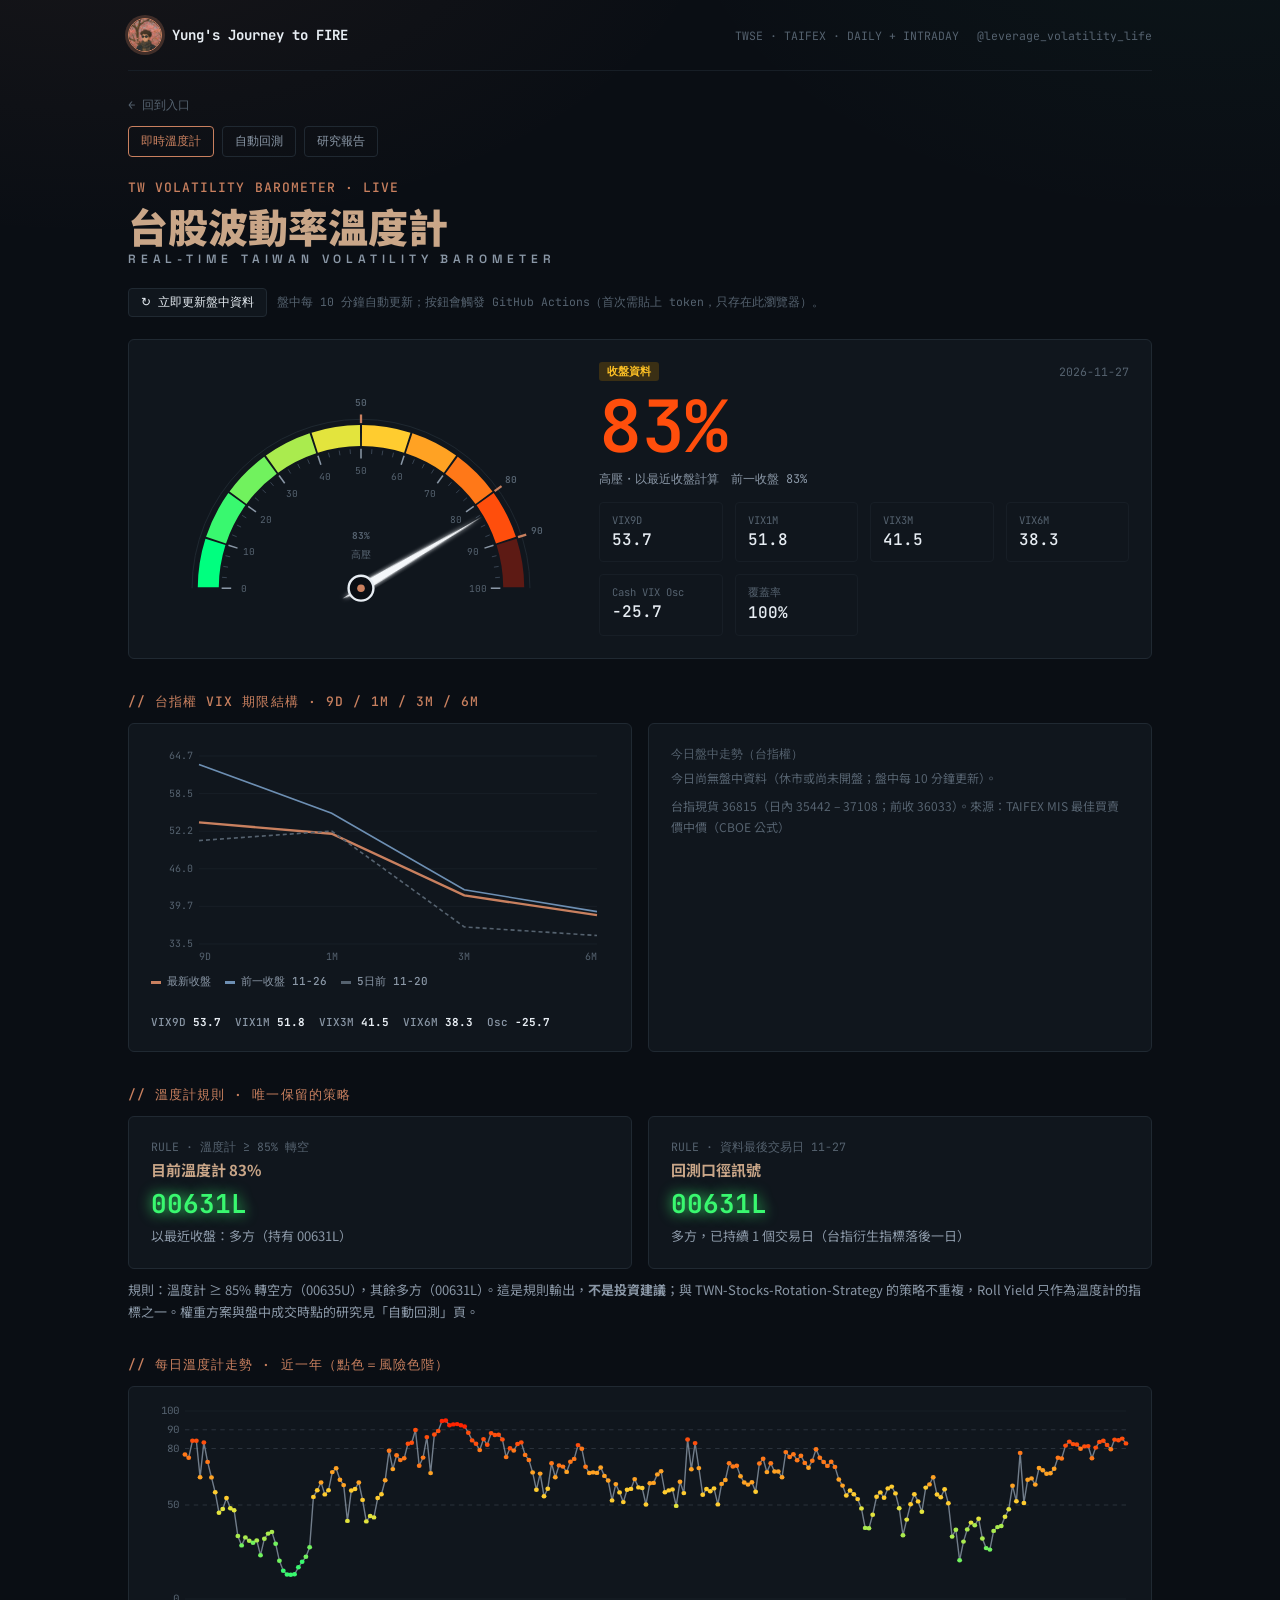
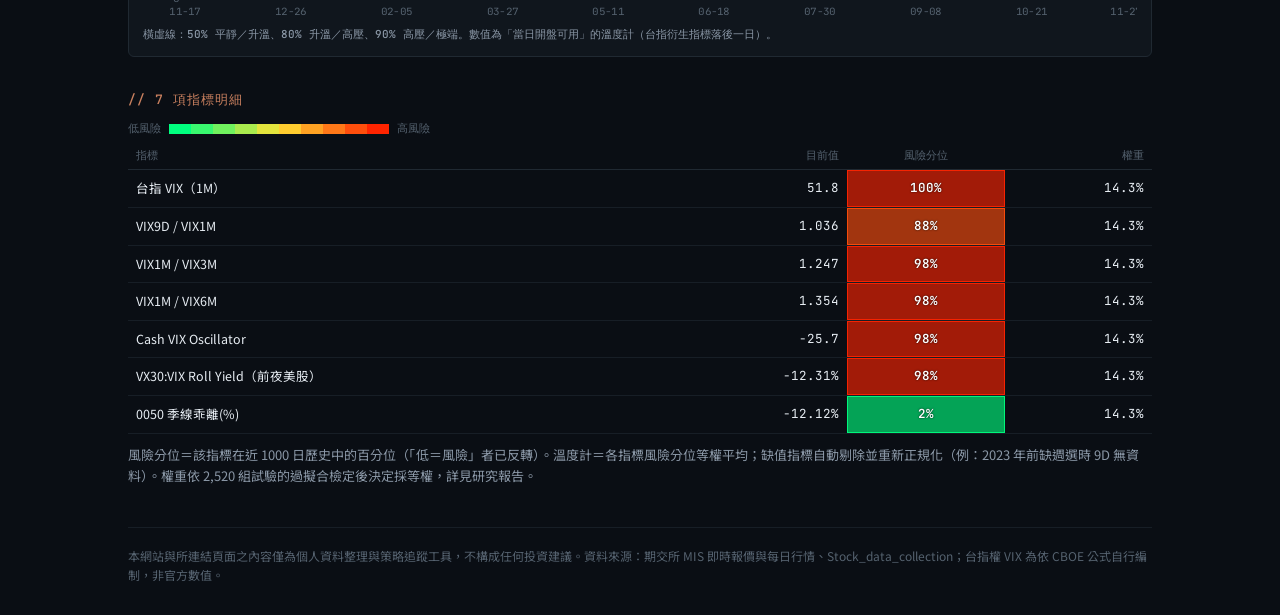
<file: index.html>
<!DOCTYPE html>
<html lang="zh-Hant"><head><meta charset="utf-8"><meta name="viewport" content="width=device-width,initial-scale=1">
<title>台股波動率溫度計 · TW Volatility Barometer</title>
<link rel="preconnect" href="https://fonts.googleapis.com"><link rel="preconnect" href="https://fonts.gstatic.com" crossorigin>
<link href="https://fonts.googleapis.com/css2?family=Space+Grotesk:wght@400;500;600;700&family=Noto+Sans+TC:wght@400;500;700;900&family=JetBrains+Mono:wght@400;500;600&display=swap" rel="stylesheet">
<link rel="stylesheet" href="assets/site.css"></head><body><div class="wrap">
<header class="site"><a class="brand" href="https://leveragevolatilitylife.github.io/"><img src="assets/avatar.jpg" alt="" onerror="this.outerHTML='<span class=&quot;av&quot;>Y</span>'"><span>Yung's Journey to FIRE</span></a>
<div class="hr"><span class="meta-date">TWSE · TAIFEX · DAILY + INTRADAY</span><a class="handle" href="https://www.instagram.com/leverage_volatility_life/">@leverage_volatility_life</a></div></header>
<a class="crumb" href="https://leveragevolatilitylife.github.io/">← 回到入口</a>
<nav class="tabs"><a href="index.html" class="on">即時溫度計</a><a href="backtest.html">自動回測</a><a href="https://github.com/leveragevolatilitylife/tw-volatility-barometer/blob/main/research/README.md">研究報告</a></nav>
<div class="eyebrow">TW VOLATILITY BAROMETER · LIVE</div>
<h1>台股波動率溫度計</h1><div class="sub" style="font-family:'Space Grotesk';font-weight:600;letter-spacing:.4em;font-size:12px;text-transform:uppercase">Real-time Taiwan Volatility Barometer</div>
<div id="err" class="err"></div>
<div style="margin-top:18px;display:flex;gap:10px;align-items:center;flex-wrap:wrap"><button class="btn" id="refresh">↻ 立即更新盤中資料</button><span class="tick" id="refreshMsg">盤中每 10 分鐘自動更新；按鈕會觸發 GitHub Actions（首次需貼上 token，只存在此瀏覽器）。</span></div>
<section class="card gauge-card static" aria-live="polite">
 <div><svg id="gauge" viewBox="0 0 440 235" width="100%" role="img" aria-label="台股波動率溫度計"></svg></div>
 <div><div class="top" style="display:flex;gap:10px;align-items:center"><span id="badge" class="badge stale">載入中</span><span class="tick" id="asof">載入中…</span></div>
  <div class="bigv" id="val">--</div><div class="state" id="zone"></div>
  <div class="kv" id="kv"></div><div class="warnbox" id="warn"></div></div>
</section>

<h3 class="sec">// 台指權 VIX 期限結構 · 9D / 1M / 3M / 6M</h3>
<div class="grid g2" style="margin-top:0">
 <div class="card static"><div id="term"></div><div id="termNums" class="legend"></div></div>
 <div class="card static"><div class="tick" style="margin-bottom:6px">今日盤中走勢（台指權）</div><div id="today"></div><div id="spot" class="note" style="margin-top:8px"></div></div>
</div>

<h3 class="sec">// 溫度計規則 · 唯一保留的策略</h3>
<div class="grid3r" id="strats"></div>
<p class="desc" style="margin-top:10px">規則：溫度計 ≥ 85% 轉空方（00635U），其餘多方（00631L）。這是規則輸出，<b>不是投資建議</b>；與 TWN-Stocks-Rotation-Strategy 的策略不重複，Roll Yield 只作為溫度計的指標之一。權重方案與盤中成交時點的研究見「自動回測」頁。</p>

<h3 class="sec">// 每日溫度計走勢 · 近一年（點色＝風險色階）</h3>
<div class="card static" style="padding:14px"><div id="hist"></div><div class="legend" style="margin-top:6px">橫虛線：50% 平靜／升溫、80% 升溫／高壓、90% 高壓／極端。數值為「當日開盤可用」的溫度計（台指衍生指標落後一日）。</div></div>

<h3 class="sec">// 7 項指標明細</h3>
<div class="scale"><span>低風險</span><span id="scale"></span><span>高風險</span></div>
<div style="overflow-x:auto"><table id="ind"></table></div>
<p class="desc" style="margin-top:10px" id="indNote"></p>
<script src="assets/bt-engine.js"></script><script src="assets/core.js"></script><script src="assets/common.js"></script><script src="assets/app.js"></script>
<footer>本網站與所連結頁面之內容僅為個人資料整理與策略追蹤工具，不構成任何投資建議。資料來源：期交所 MIS 即時報價與每日行情、Stock_data_collection；台指權 VIX 為依 CBOE 公式自行編制，非官方數值。</footer></div>
</body></html>
</file>
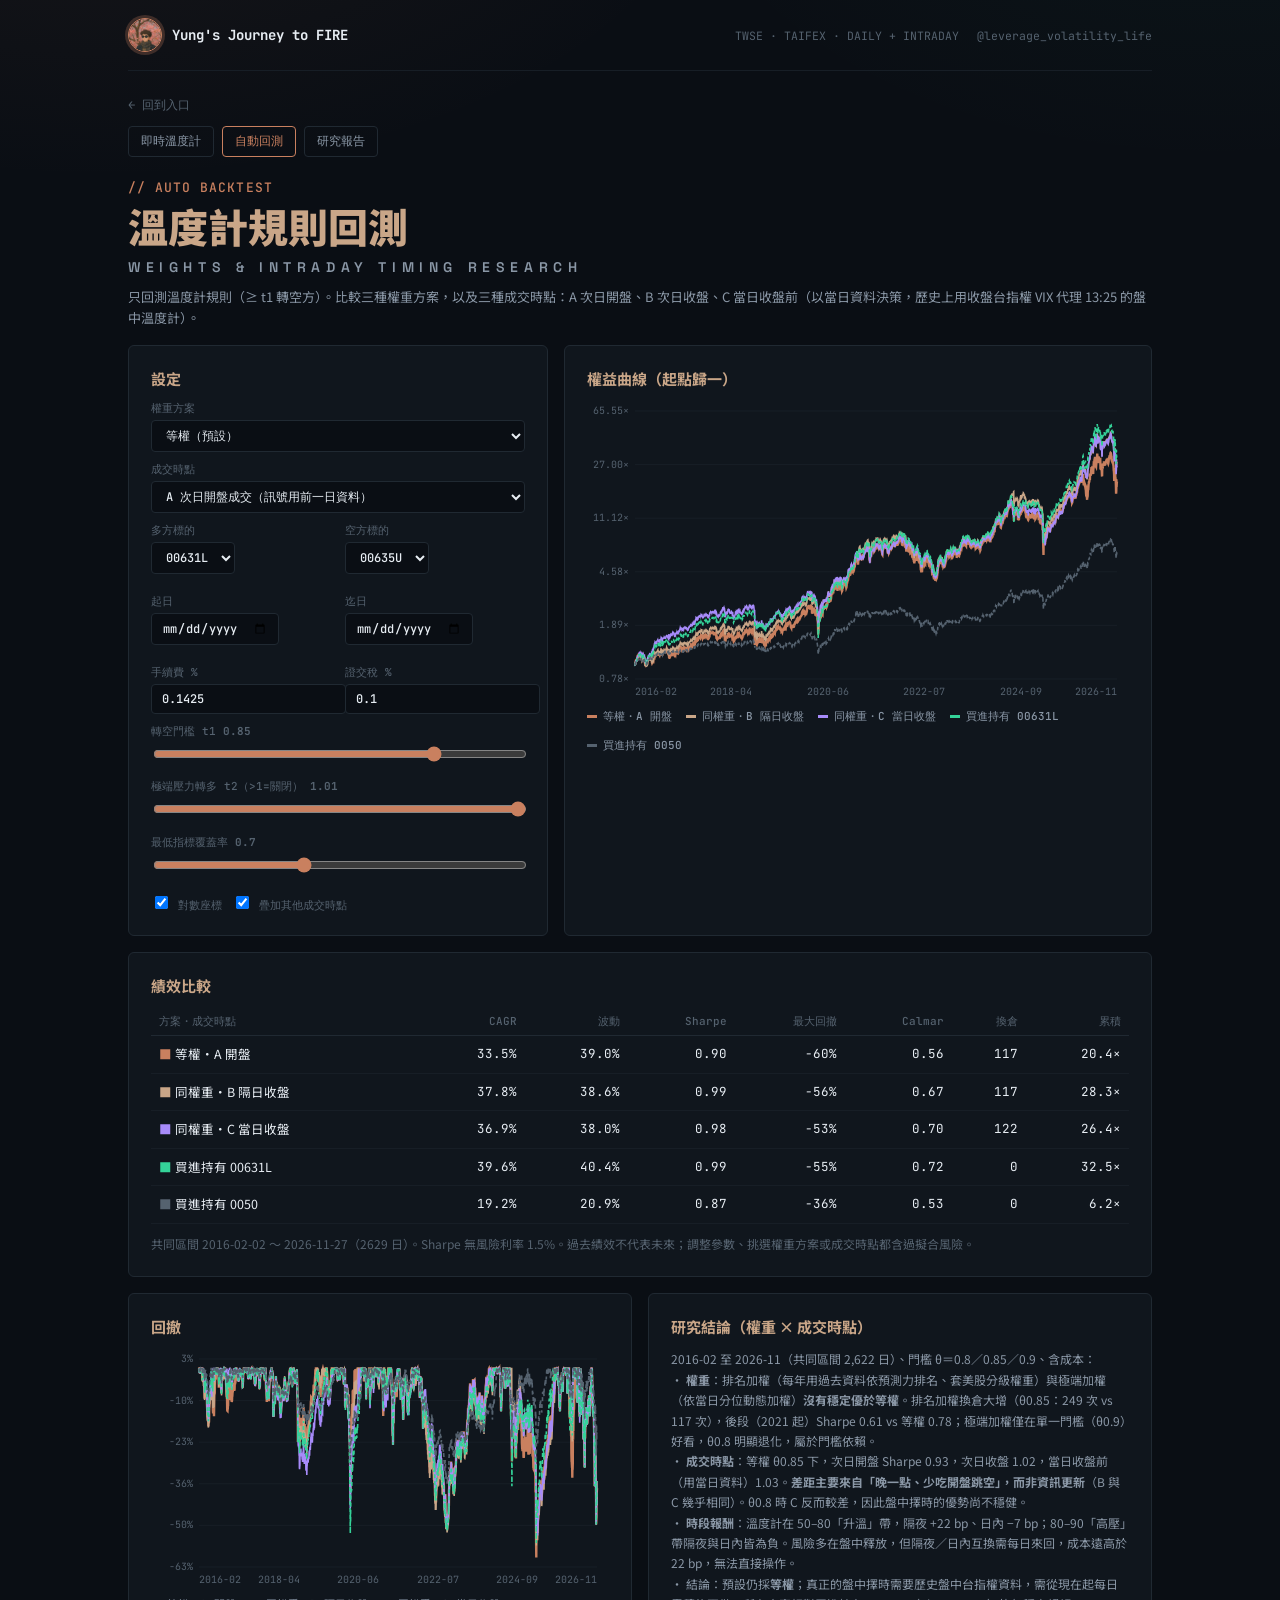
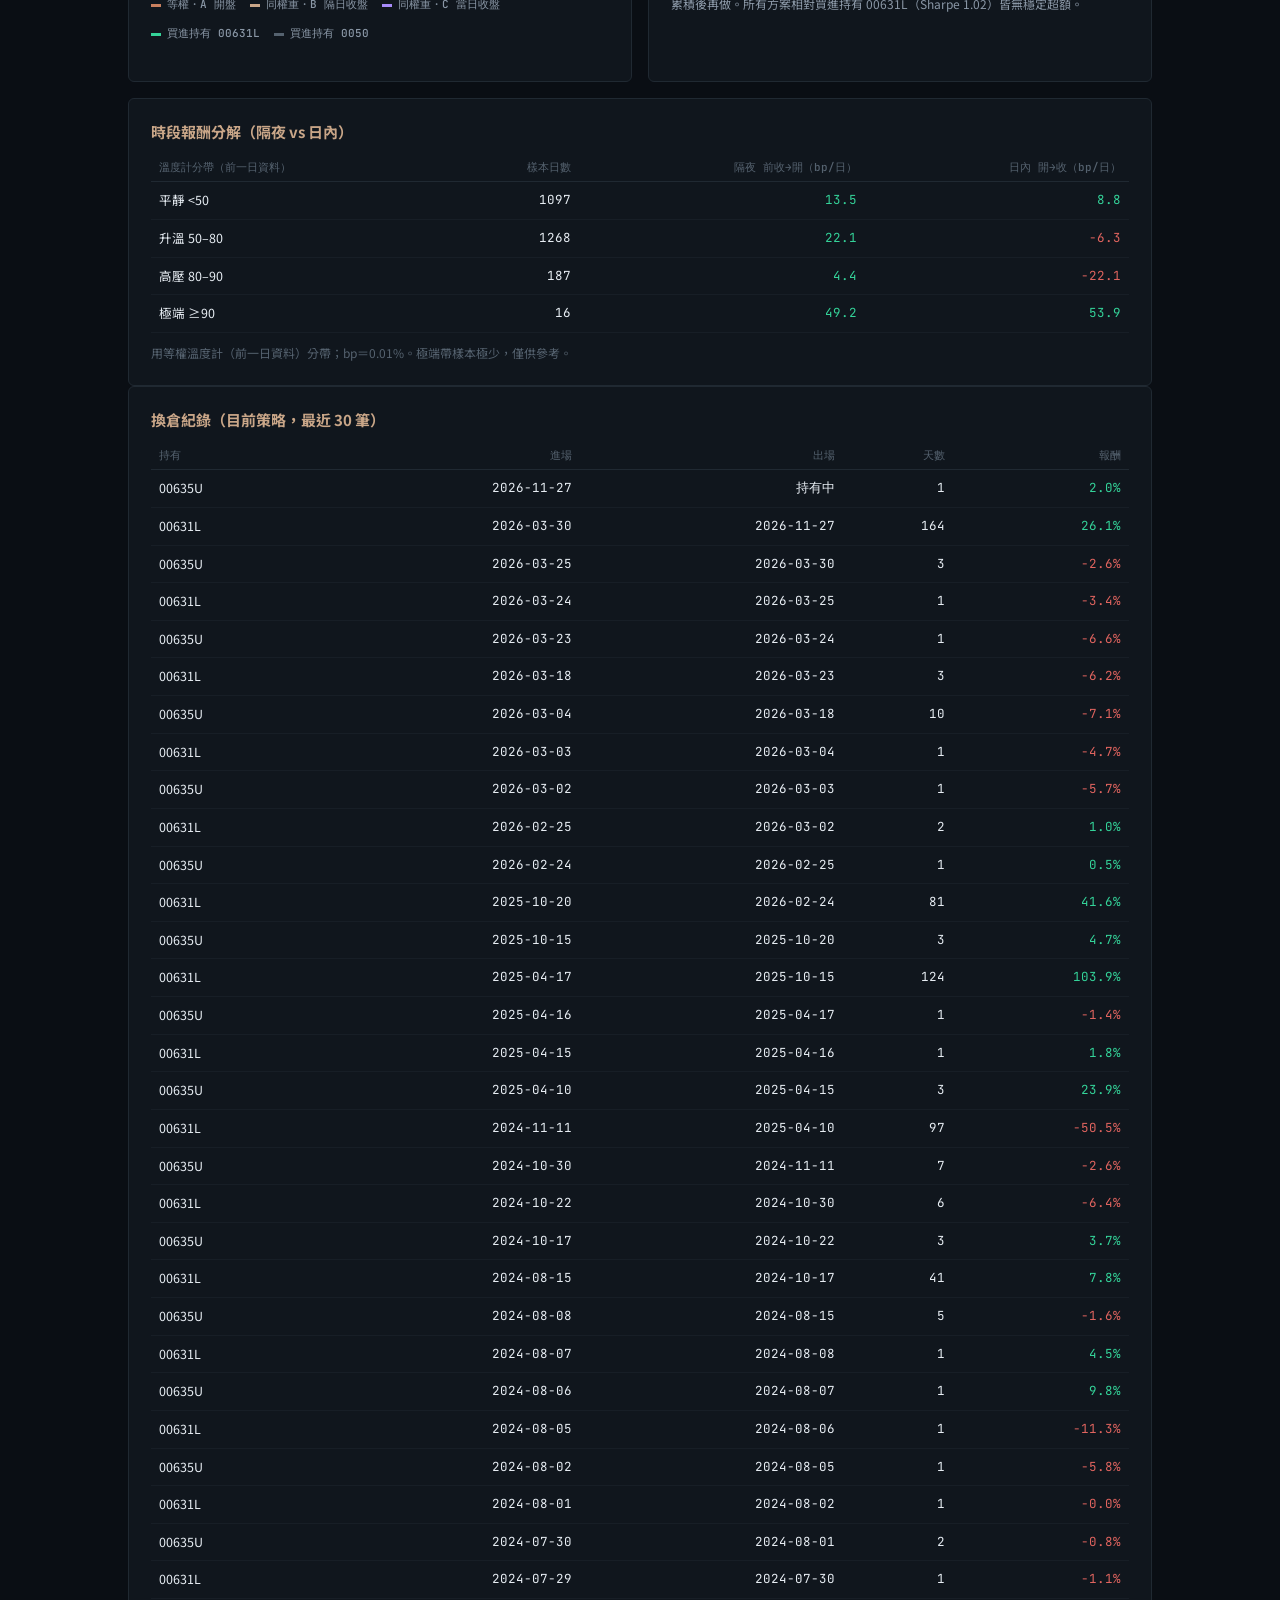
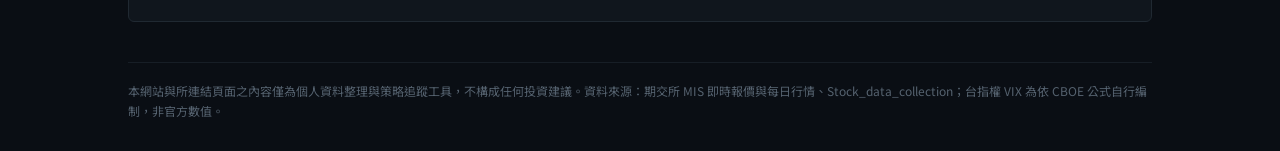
<file: backtest.html>
<!DOCTYPE html>
<html lang="zh-Hant"><head><meta charset="utf-8"><meta name="viewport" content="width=device-width,initial-scale=1">
<title>自動回測 · TW Volatility Barometer</title>
<link rel="preconnect" href="https://fonts.googleapis.com"><link rel="preconnect" href="https://fonts.gstatic.com" crossorigin>
<link href="https://fonts.googleapis.com/css2?family=Space+Grotesk:wght@400;500;600;700&family=Noto+Sans+TC:wght@400;500;700;900&family=JetBrains+Mono:wght@400;500;600&display=swap" rel="stylesheet">
<link rel="stylesheet" href="assets/site.css"></head><body><div class="wrap">
<header class="site"><a class="brand" href="https://leveragevolatilitylife.github.io/"><img src="assets/avatar.jpg" alt="" onerror="this.outerHTML='<span class=&quot;av&quot;>Y</span>'"><span>Yung's Journey to FIRE</span></a>
<div class="hr"><span class="meta-date">TWSE · TAIFEX · DAILY + INTRADAY</span><a class="handle" href="https://www.instagram.com/leverage_volatility_life/">@leverage_volatility_life</a></div></header>
<a class="crumb" href="https://leveragevolatilitylife.github.io/">← 回到入口</a>
<nav class="tabs"><a href="index.html" class="">即時溫度計</a><a href="backtest.html" class="on">自動回測</a><a href="https://github.com/leveragevolatilitylife/tw-volatility-barometer/blob/main/research/README.md">研究報告</a></nav>

<div class="eyebrow">// AUTO BACKTEST</div>
<h1>溫度計規則回測<small>Weights &amp; Intraday Timing Research</small></h1>
<p class="sub" style="margin:10px 0 0">只回測溫度計規則（≥ t1 轉空方）。比較三種權重方案，以及三種成交時點：A 次日開盤、B 次日收盤、C 當日收盤前（以當日資料決策，歷史上用收盤台指權 VIX 代理 13:25 的盤中溫度計）。</p>
<div id="err" class="err"></div>
<div class="grid g12">
 <div class="card"><h2>設定</h2>
  <label class="f">權重方案</label><select id="scheme" style="width:100%"></select><label class="f">成交時點</label><select id="timing" style="width:100%"></select>
  <div class="ctl">
   <div><label class="f">多方標的</label><select id="bull"></select></div>
   <div><label class="f">空方標的</label><select id="bear"></select></div>
   <div><label class="f">起日</label><input type="date" id="start"></div>
   <div><label class="f">迄日</label><input type="date" id="end"></div>
   <div><label class="f">手續費 %</label><input type="number" id="fee" value="0.1425" step="0.01"></div>
   <div><label class="f">證交稅 %</label><input type="number" id="tax" value="0.1" step="0.01"></div>
  </div>
  <div id="params"></div>
  <div style="margin-top:12px;display:flex;gap:10px;align-items:center"><label class="f" style="margin:0"><input type="checkbox" id="log" checked> 對數座標</label><label class="f" style="margin:0"><input type="checkbox" id="cmp" checked> 疊加其他成交時點</label></div>
 </div>
 <div class="card"><h2>權益曲線（起點歸一）</h2><div id="eq"></div></div>
</div>
<div class="card"><h2>績效比較</h2><div style="overflow-x:auto"><table id="stats"></table></div><div class="note" id="statNote" style="margin-top:10px"></div></div>
<div class="grid g2"><div class="card"><h2>回撤</h2><div id="dd"></div></div>
<div class="card"><h2>研究結論（權重 × 成交時點）</h2><div class="note" style="color:var(--text-secondary)">
2016-02 至 2026-11（共同區間 2,622 日）、門檻 θ＝0.8／0.85／0.9、含成本：<br>
• <b>權重</b>：排名加權（每年用過去資料依預測力排名、套美股分級權重）與極端加權（依當日分位動態加權）<b>沒有穩定優於等權</b>。排名加權換倉大增（θ0.85：249 次 vs 117 次），後段（2021 起）Sharpe 0.61 vs 等權 0.78；極端加權僅在單一門檻（θ0.9）好看，θ0.8 明顯退化，屬於門檻依賴。<br>
• <b>成交時點</b>：等權 θ0.85 下，次日開盤 Sharpe 0.93，次日收盤 1.02，當日收盤前（用當日資料）1.03。<b>差距主要來自「晚一點、少吃開盤跳空」，而非資訊更新</b>（B 與 C 幾乎相同）。θ0.8 時 C 反而較差，因此盤中擇時的優勢尚不穩健。<br>
• <b>時段報酬</b>：溫度計在 50–80「升溫」帶，隔夜 +22 bp、日內 −7 bp；80–90「高壓」帶隔夜與日內皆為負。風險多在盤中釋放，但隔夜／日內互換需每日來回，成本遠高於 22 bp，無法直接操作。<br>
• 結論：預設仍採<b>等權</b>；真正的盤中擇時需要歷史盤中台指權資料，需從現在起每日累積後再做。所有方案相對買進持有 00631L（Sharpe 1.02）皆無穩定超額。
</div></div></div>
<div class="card"><h2>時段報酬分解（隔夜 vs 日內）</h2><div style="overflow-x:auto"><table id="decomp"></table></div><div class="note" style="margin-top:10px">用等權溫度計（前一日資料）分帶；bp＝0.01%。極端帶樣本極少，僅供參考。</div></div>
<div class="card"><h2>換倉紀錄（目前策略，最近 30 筆）</h2><div style="overflow-x:auto"><table id="trades"></table></div></div>
<script src="assets/bt-engine.js"></script><script src="assets/core.js"></script><script src="assets/common.js"></script><script src="assets/backtest.js"></script>
<footer>本網站與所連結頁面之內容僅為個人資料整理與策略追蹤工具，不構成任何投資建議。資料來源：期交所 MIS 即時報價與每日行情、Stock_data_collection；台指權 VIX 為依 CBOE 公式自行編制，非官方數值。</footer></div>
</body></html>
</file>
<file: assets/site.css>
:root{--bg:#0a0e14;--bg-panel:#10161d;--bg-panel-hover:#131b23;--border:#202932;--border-soft:#171e26;--text-primary:#e7edf3;--text-secondary:#8a97a6;--text-tertiary:#55626f;--heading:#c9a688;--accent:#c9805f;--accent-rgb:201,128,95;--green:#34d399;--green-dim:#16352a;--amber:#fbbf24;--amber-dim:#3a2f14;--red:#e0645f;--cool:#6d8fb3}
*{box-sizing:border-box}html{-webkit-text-size-adjust:100%}
body{margin:0;background:var(--bg) radial-gradient(900px 500px at 0% 0%,rgba(var(--accent-rgb),.07),transparent 60%) no-repeat,radial-gradient(900px 500px at 100% 0%,rgba(52,211,153,.04),transparent 60%) no-repeat;color:var(--text-primary);font:400 15px/1.65 'Noto Sans TC',system-ui,sans-serif}
a{color:var(--accent);text-decoration:none}a:hover{text-decoration:underline}
.mono{font-family:'JetBrains Mono',ui-monospace,monospace}
.wrap{max-width:1080px;margin:0 auto;padding:0 28px}
header.site{display:flex;justify-content:space-between;align-items:center;padding:18px 0;border-bottom:1px solid var(--border-soft);gap:12px}
.brand{display:flex;align-items:center;gap:10px;font:700 14px 'JetBrains Mono',monospace;color:var(--text-primary)}
.brand>span:last-child{color:var(--text-primary)}.brand .av{width:34px;height:34px;border-radius:50%;border:1px solid var(--accent);box-shadow:0 0 0 3px rgba(var(--accent-rgb),.25);display:grid;place-items:center;font:700 14px 'Space Grotesk';color:var(--heading);background:var(--bg-panel)}
.meta{font:500 12px 'JetBrains Mono',monospace;color:var(--text-tertiary);display:flex;gap:16px;align-items:center}
.meta a{color:var(--text-secondary)}
nav.tabs{display:flex;gap:8px;margin:18px 0 0;flex-wrap:wrap}
nav.tabs a{font:500 12px 'JetBrains Mono',monospace;color:var(--text-secondary);border:1px solid var(--border);border-radius:4px;padding:6px 12px}
nav.tabs a.on,nav.tabs a:hover{color:var(--accent);border-color:var(--accent);text-decoration:none}
.eyebrow{font:500 13px 'JetBrains Mono',monospace;color:var(--accent);margin:28px 0 6px}
h1{font:900 clamp(26px,4.5vw,40px)/1.2 'Noto Sans TC';color:var(--heading);margin:0}
h1 small{display:block;font:600 clamp(11px,1.6vw,14px) 'Space Grotesk';letter-spacing:.4em;color:var(--text-secondary);margin-top:8px;text-transform:uppercase}
h2{font:700 15px 'Noto Sans TC';color:var(--heading);margin:0 0 12px}
.grid{display:grid;gap:16px;margin:16px 0}.g2{grid-template-columns:1fr 1fr}.g3{grid-template-columns:repeat(3,1fr)}.g12{grid-template-columns:1fr 1.4fr}
@media(max-width:900px){.g2,.g3,.g12{grid-template-columns:1fr}}
.card{background:var(--bg-panel);border:1px solid var(--border);border-radius:6px;padding:22px;min-width:0}
.card .top{display:flex;justify-content:space-between;align-items:center;margin-bottom:10px;font:500 11px 'JetBrains Mono',monospace;color:var(--text-tertiary)}
.tag{font:500 10.5px 'JetBrains Mono',monospace;color:var(--text-tertiary);border:1px solid var(--border);border-radius:3px;padding:1px 6px}
.badge{font:600 10.5px 'JetBrains Mono',monospace;border-radius:3px;padding:2px 8px}
.badge.live{color:var(--green);background:var(--green-dim)}.badge.stale{color:var(--amber);background:var(--amber-dim)}
.dot{display:inline-block;width:7px;height:7px;border-radius:50%;background:var(--green);margin-right:6px;animation:pulse 1.8s infinite}
@keyframes pulse{50%{opacity:.3}}
.big{font:700 40px 'JetBrains Mono',monospace;line-height:1}
.sub{color:var(--text-secondary);font-size:13px}
.calm{color:var(--cool)}.warm{color:var(--heading)}.hot{color:var(--accent)}.extreme{color:var(--red)}
table{border-collapse:collapse;width:100%;font-size:13px}th{font:500 11px 'JetBrains Mono',monospace;color:var(--text-tertiary);text-align:right;padding:6px 8px;border-bottom:1px solid var(--border)}
td{padding:8px;border-bottom:1px solid var(--border-soft);text-align:right;font-family:'JetBrains Mono',monospace;font-size:12.5px}th:first-child,td:first-child{text-align:left}td:first-child{font-family:'Noto Sans TC'}
.bar{height:6px;background:var(--border-soft);border-radius:3px;overflow:hidden;min-width:90px}.bar i{display:block;height:100%;background:var(--accent)}
.note{color:var(--text-tertiary);font-size:12px;line-height:1.7}
.pos{display:inline-block;font:600 12px 'JetBrains Mono',monospace;padding:2px 8px;border-radius:3px;border:1px solid var(--border)}
.pos.bull{color:var(--green);border-color:#1f4a3a}.pos.bear{color:var(--red);border-color:#5a2a28}
button,select,input{font:500 12px 'JetBrains Mono',monospace;color:var(--text-primary);background:var(--bg);border:1px solid var(--border);border-radius:4px;padding:6px 10px}
button{cursor:pointer;color:var(--accent);border-color:var(--accent)}button:hover{background:rgba(var(--accent-rgb),.12)}
button:disabled{opacity:.5;cursor:wait}
label.f{display:block;font:500 11px 'JetBrains Mono',monospace;color:var(--text-tertiary);margin:10px 0 4px}
input[type=range]{padding:0;accent-color:var(--accent);width:100%}
.ctl{display:grid;grid-template-columns:repeat(auto-fill,minmax(150px,1fr));gap:10px 14px}
.wrow{display:grid;grid-template-columns:150px 1fr 38px;gap:8px;align-items:center;font-size:12px;color:var(--text-secondary)}
svg text{font-family:'JetBrains Mono',monospace;fill:var(--text-tertiary);font-size:10px}
.legend{display:flex;gap:14px;flex-wrap:wrap;font:500 11px 'JetBrains Mono',monospace;color:var(--text-secondary);margin-top:8px}.legend i{display:inline-block;width:10px;height:3px;margin-right:6px;vertical-align:middle}
footer{margin:40px 0 30px;padding-top:18px;border-top:1px solid var(--border-soft);color:var(--text-tertiary);font-size:12px}
.err{color:var(--red);font:12px 'JetBrains Mono',monospace}

/* ===== 對齊「美股即時波動率溫度計」的設計（風險色階、儀表、區塊標題） ===== */
:root{--mono:'JetBrains Mono',ui-monospace,monospace}
body{background:var(--bg);background-image:radial-gradient(900px 500px at 8% -5%,rgba(var(--accent-rgb),.07),transparent 70%),radial-gradient(800px 480px at 95% -5%,rgba(52,211,153,.04),transparent 70%);background-repeat:no-repeat;min-height:100vh}
a{color:inherit}a:hover{text-decoration:none}
.brand img{width:34px;height:34px;border-radius:50%;border:1px solid var(--accent);box-shadow:0 0 0 3px rgba(var(--accent-rgb),.25);object-fit:cover}
.hr{display:flex;align-items:center;gap:18px;font:400 11.5px var(--mono);color:var(--text-tertiary)}.hr a:hover{color:var(--accent)}
.crumb{display:inline-block;margin:26px 0 0;font:400 12px var(--mono);color:var(--text-tertiary)}.crumb:hover{color:var(--accent)}
.crumb+nav.tabs{margin-top:10px}.eyebrow{letter-spacing:.08em;margin-top:22px}
.card{transition:.2s}.card:hover{transform:translateY(-2px);border-color:rgba(var(--accent-rgb),.6)}
.card.static:hover,.gauge-card:hover{transform:none;border-color:var(--border)}
h3.sec{font:500 13px var(--mono);color:var(--accent);letter-spacing:.08em;margin:34px 0 12px}
.gauge-card{display:grid;grid-template-columns:minmax(260px,420px) 1fr;gap:28px;align-items:center;margin-top:22px}
.tick{font:400 11.5px var(--mono);color:var(--text-tertiary)}
.bigv{font:600 clamp(44px,9vw,72px)/1 var(--mono)}.state{font:400 12px var(--mono);color:var(--text-secondary);margin-top:8px}
.kv{display:grid;grid-template-columns:repeat(auto-fit,minmax(120px,1fr));gap:12px;margin-top:14px}
.kv div{border:1px solid var(--border-soft);border-radius:4px;padding:10px 12px;text-align:left}
.kv small{display:block;font:400 10.5px var(--mono);color:var(--text-tertiary)}.kv b{font:500 16px var(--mono)}
.grid3r{display:grid;grid-template-columns:repeat(auto-fit,minmax(185px,1fr));gap:16px}
.st .tick{margin-bottom:2px}.st h2{margin:4px 0 6px}
.posv{font:700 26px var(--mono);text-shadow:0 0 14px currentColor;margin:4px 0}
.desc{color:var(--text-secondary);font-size:13px}
td.rk{color:#fff;text-shadow:0 0 2px rgba(0,0,0,.85);text-align:center;font-weight:600}
.scale{display:flex;align-items:center;gap:8px;font:400 10.5px var(--mono);color:var(--text-tertiary);margin:6px 0}.scale span{display:flex}.scale b{width:22px;height:10px;display:block}
tr:hover td{background:var(--bg-panel-hover)}
.btn{font:400 12px var(--mono);color:var(--text-primary);background:var(--bg-panel);border:1px solid var(--border);border-radius:4px;padding:5px 12px;cursor:pointer}.btn:hover{border-color:var(--accent);color:var(--accent);background:var(--bg-panel)}
.warnbox{font:400 11.5px var(--mono);color:var(--amber);background:var(--amber-dim);border-radius:4px;padding:8px 12px;margin-top:14px;display:none}
@media(max-width:560px){.meta-date{display:none}}@media(max-width:380px){.handle{display:none}}
@media(max-width:900px){.gauge-card{grid-template-columns:1fr}}
</file>
